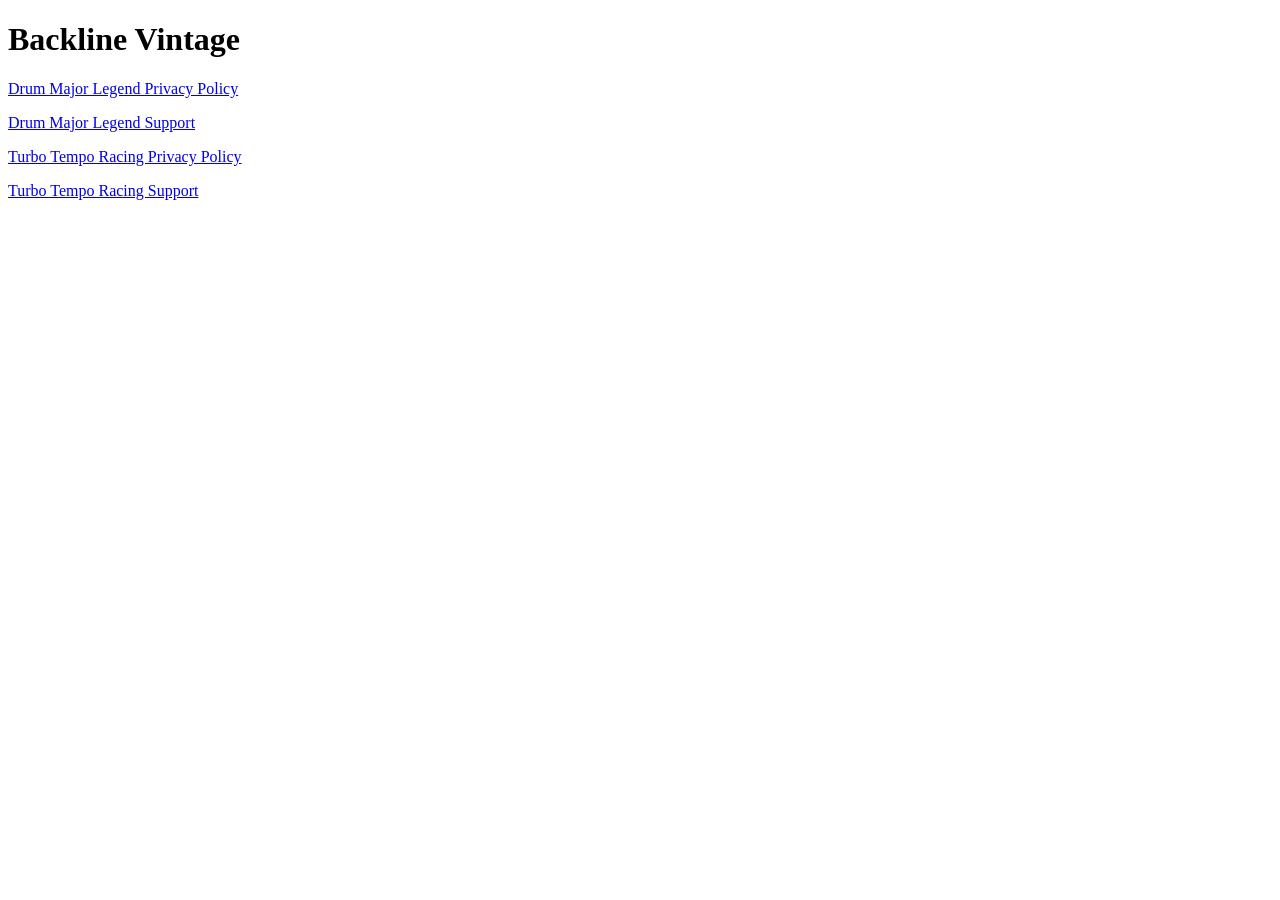
<file: index.html>
<!doctype html><meta charset="utf-8"><title>Backline Vintage</title><h1>Backline Vintage</h1><p><a href="privacy.html">Drum Major Legend Privacy Policy</a></p><p><a href="support.html">Drum Major Legend Support</a></p><p><a href="turbo-tempo/privacy.html">Turbo Tempo Racing Privacy Policy</a></p><p><a href="turbo-tempo/support.html">Turbo Tempo Racing Support</a></p>
</file>
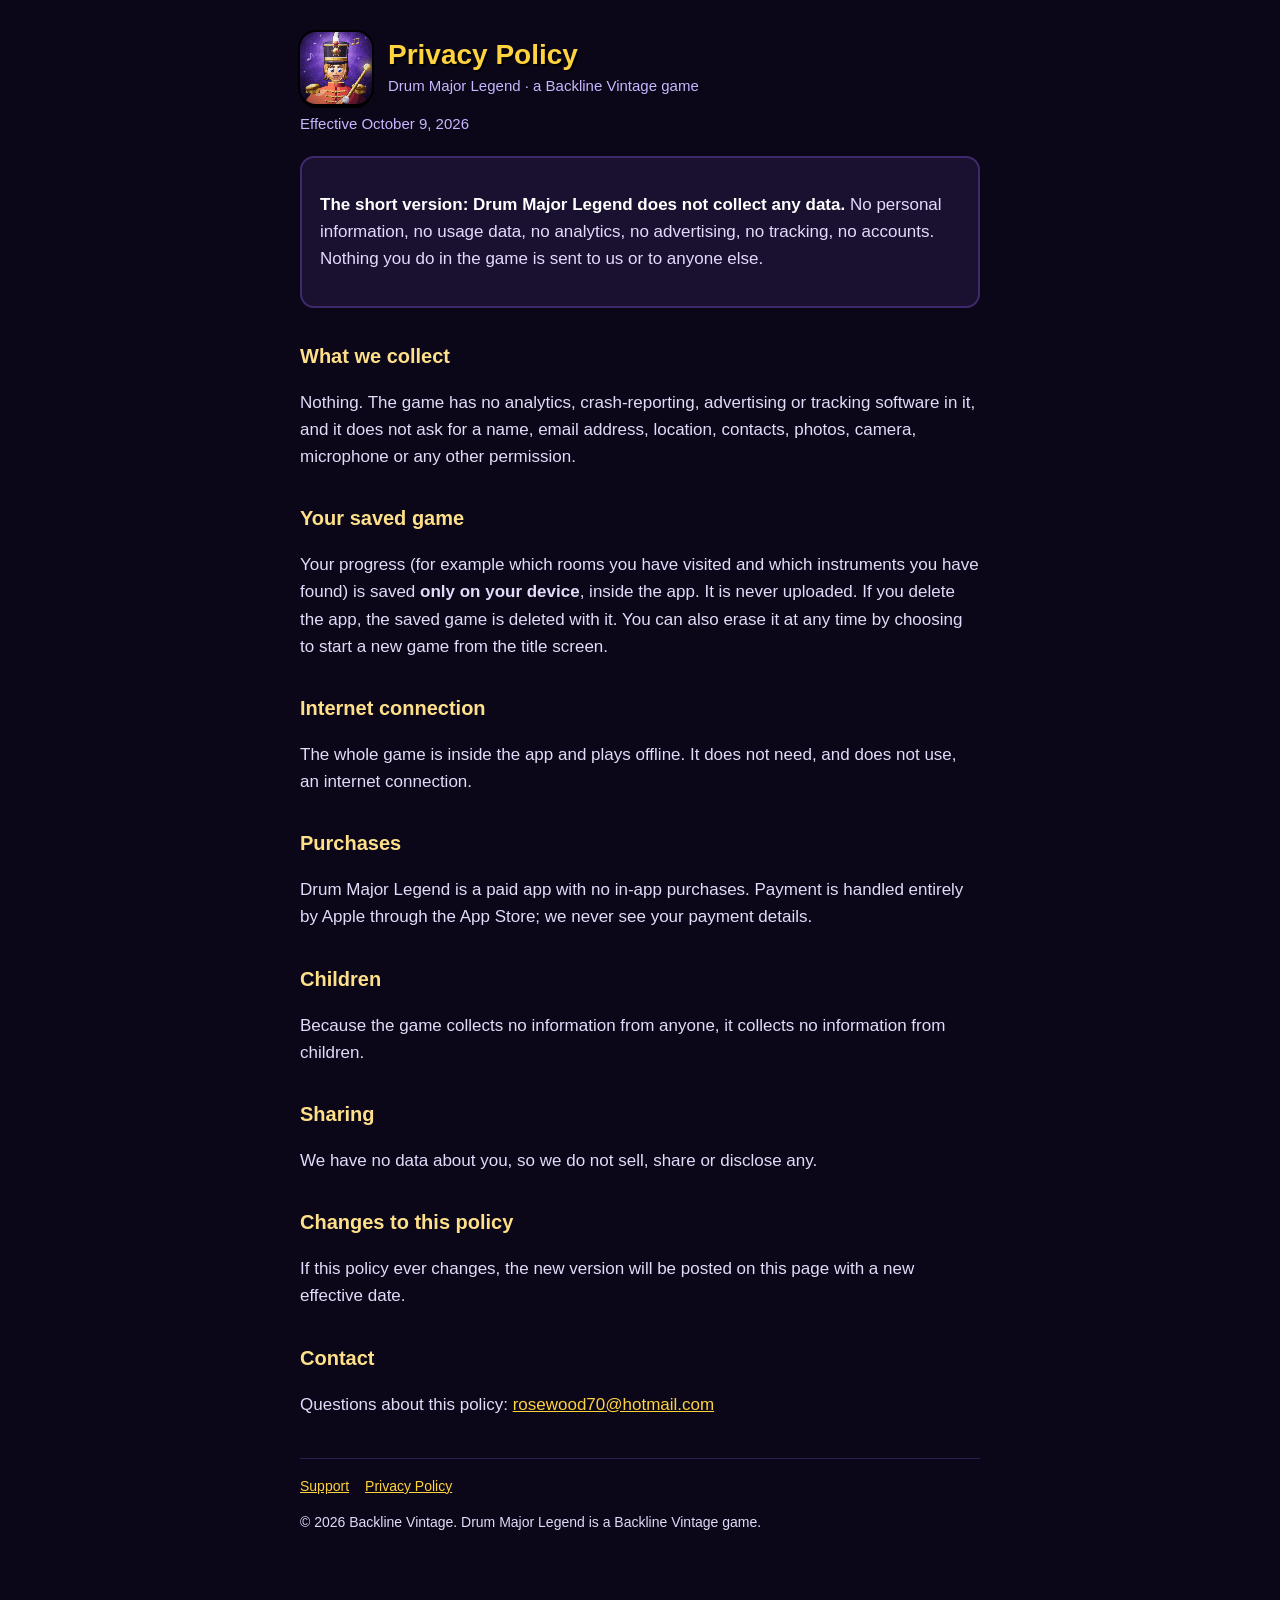
<file: privacy.html>
<!DOCTYPE html>
<html lang="en">
<head>
<meta charset="utf-8">
<meta name="viewport" content="width=device-width,initial-scale=1">
<title>Privacy Policy — Drum Major Legend</title>
<meta name="description" content="Privacy policy for Drum Major Legend, a Backline Vintage game. No data is collected.">
<link rel="stylesheet" href="style.css">
</head>
<body>
<main>
  <header>
    <img src="icon.png" alt="Drum Major Legend app icon">
    <div>
      <h1>Privacy Policy</h1>
      <p class="sub">Drum Major Legend · a Backline Vintage game</p>
    </div>
  </header>
  <p class="sub">Effective October 9, 2026</p>

  <div class="card">
    <p><strong>The short version: Drum Major Legend does not collect any data.</strong> No personal information, no usage data, no analytics, no advertising, no tracking, no accounts. Nothing you do in the game is sent to us or to anyone else.</p>
  </div>

  <h2>What we collect</h2>
  <p>Nothing. The game has no analytics, crash-reporting, advertising or tracking software in it, and it does not ask for a name, email address, location, contacts, photos, camera, microphone or any other permission.</p>

  <h2>Your saved game</h2>
  <p>Your progress (for example which rooms you have visited and which instruments you have found) is saved <strong>only on your device</strong>, inside the app. It is never uploaded. If you delete the app, the saved game is deleted with it. You can also erase it at any time by choosing to start a new game from the title screen.</p>

  <h2>Internet connection</h2>
  <p>The whole game is inside the app and plays offline. It does not need, and does not use, an internet connection.</p>

  <h2>Purchases</h2>
  <p>Drum Major Legend is a paid app with no in-app purchases. Payment is handled entirely by Apple through the App Store; we never see your payment details.</p>

  <h2>Children</h2>
  <p>Because the game collects no information from anyone, it collects no information from children.</p>

  <h2>Sharing</h2>
  <p>We have no data about you, so we do not sell, share or disclose any.</p>

  <h2>Changes to this policy</h2>
  <p>If this policy ever changes, the new version will be posted on this page with a new effective date.</p>

  <h2>Contact</h2>
  <p>Questions about this policy: <a href="mailto:rosewood70@hotmail.com">rosewood70@hotmail.com</a></p>

  <footer>
    <nav><a href="support.html">Support</a><a href="privacy.html">Privacy Policy</a></nav>
    <p>© 2026 Backline Vintage. Drum Major Legend is a Backline Vintage game.</p>
  </footer>
</main>
</body>
</html>
</file>
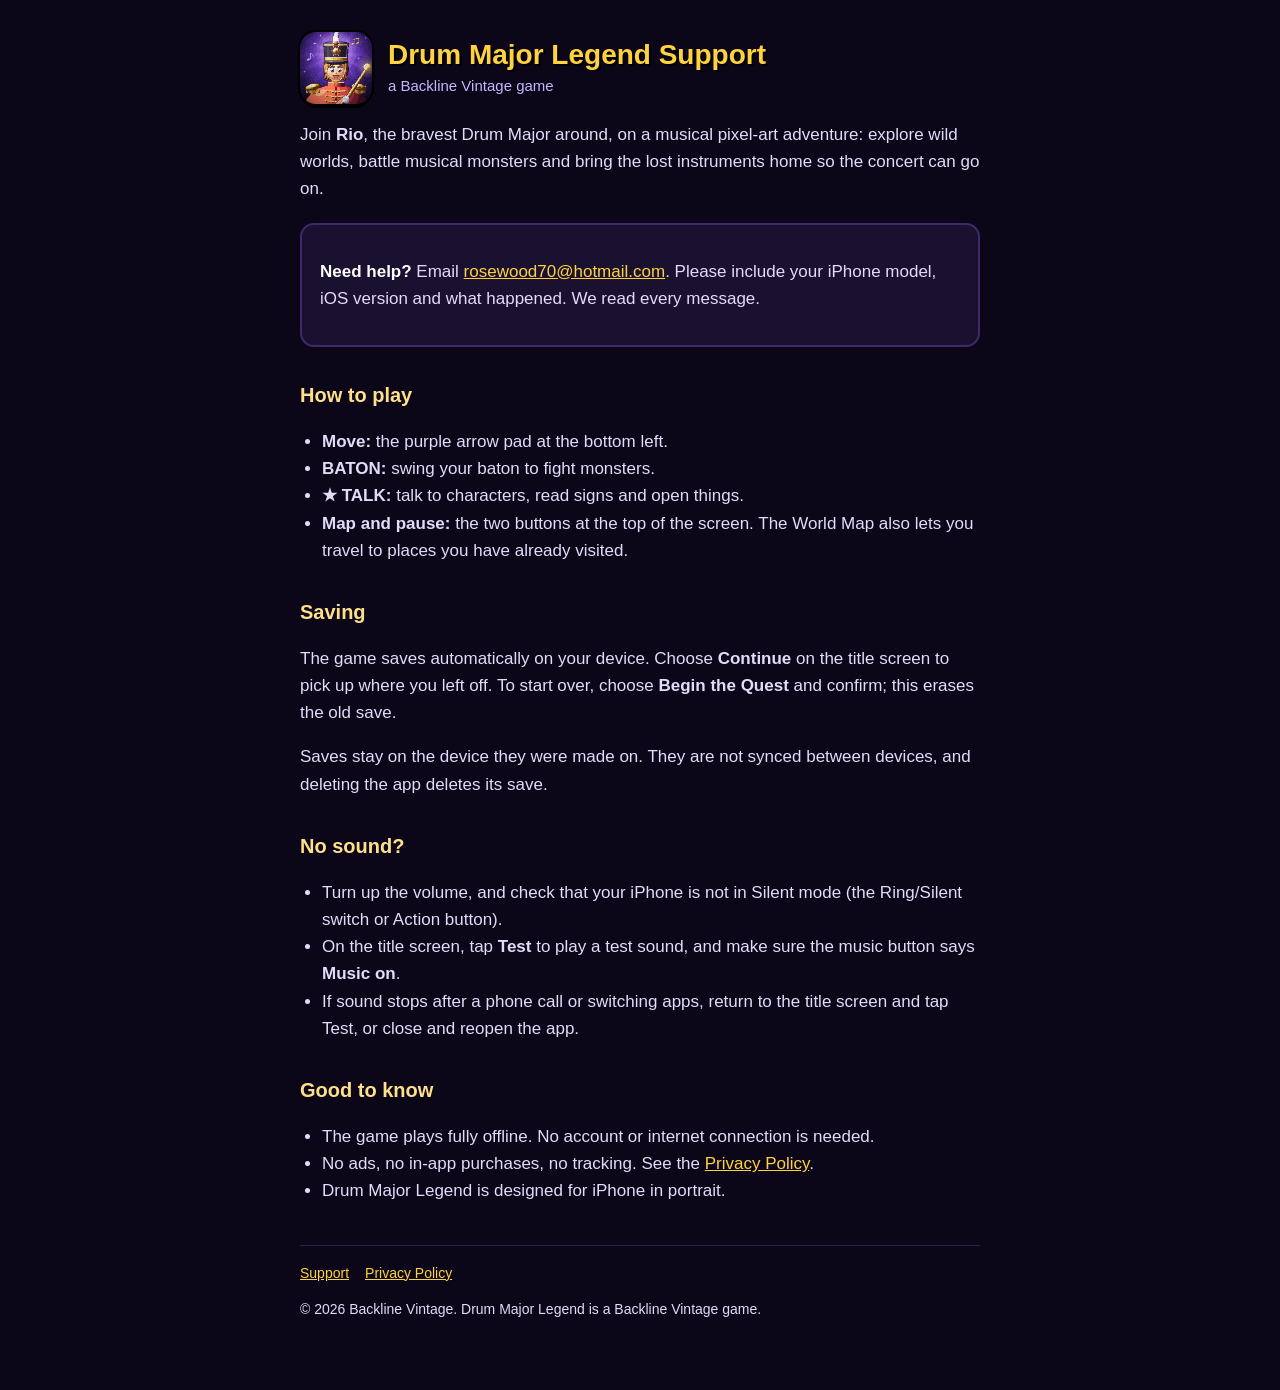
<file: support.html>
<!DOCTYPE html>
<html lang="en">
<head>
<meta charset="utf-8">
<meta name="viewport" content="width=device-width,initial-scale=1">
<title>Support — Drum Major Legend</title>
<meta name="description" content="Help and support for Drum Major Legend, a Backline Vintage game.">
<link rel="stylesheet" href="style.css">
</head>
<body>
<main>
  <header>
    <img src="icon.png" alt="Drum Major Legend app icon">
    <div>
      <h1>Drum Major Legend Support</h1>
      <p class="sub">a Backline Vintage game</p>
    </div>
  </header>

  <p>Join <strong>Rio</strong>, the bravest Drum Major around, on a musical pixel-art adventure: explore wild worlds, battle musical monsters and bring the lost instruments home so the concert can go on.</p>

  <div class="card">
    <p><strong>Need help?</strong> Email <a href="mailto:rosewood70@hotmail.com">rosewood70@hotmail.com</a>. Please include your iPhone model, iOS version and what happened. We read every message.</p>
  </div>

  <h2>How to play</h2>
  <ul>
    <li><strong>Move:</strong> the purple arrow pad at the bottom left.</li>
    <li><strong>BATON:</strong> swing your baton to fight monsters.</li>
    <li><strong>★ TALK:</strong> talk to characters, read signs and open things.</li>
    <li><strong>Map and pause:</strong> the two buttons at the top of the screen. The World Map also lets you travel to places you have already visited.</li>
  </ul>

  <h2>Saving</h2>
  <p>The game saves automatically on your device. Choose <strong>Continue</strong> on the title screen to pick up where you left off. To start over, choose <strong>Begin the Quest</strong> and confirm; this erases the old save.</p>
  <p>Saves stay on the device they were made on. They are not synced between devices, and deleting the app deletes its save.</p>

  <h2>No sound?</h2>
  <ul>
    <li>Turn up the volume, and check that your iPhone is not in Silent mode (the Ring/Silent switch or Action button).</li>
    <li>On the title screen, tap <strong>Test</strong> to play a test sound, and make sure the music button says <strong>Music on</strong>.</li>
    <li>If sound stops after a phone call or switching apps, return to the title screen and tap Test, or close and reopen the app.</li>
  </ul>

  <h2>Good to know</h2>
  <ul>
    <li>The game plays fully offline. No account or internet connection is needed.</li>
    <li>No ads, no in-app purchases, no tracking. See the <a href="privacy.html">Privacy Policy</a>.</li>
    <li>Drum Major Legend is designed for iPhone in portrait.</li>
  </ul>

  <footer>
    <nav><a href="support.html">Support</a><a href="privacy.html">Privacy Policy</a></nav>
    <p>© 2026 Backline Vintage. Drum Major Legend is a Backline Vintage game.</p>
  </footer>
</main>
</body>
</html>
</file>
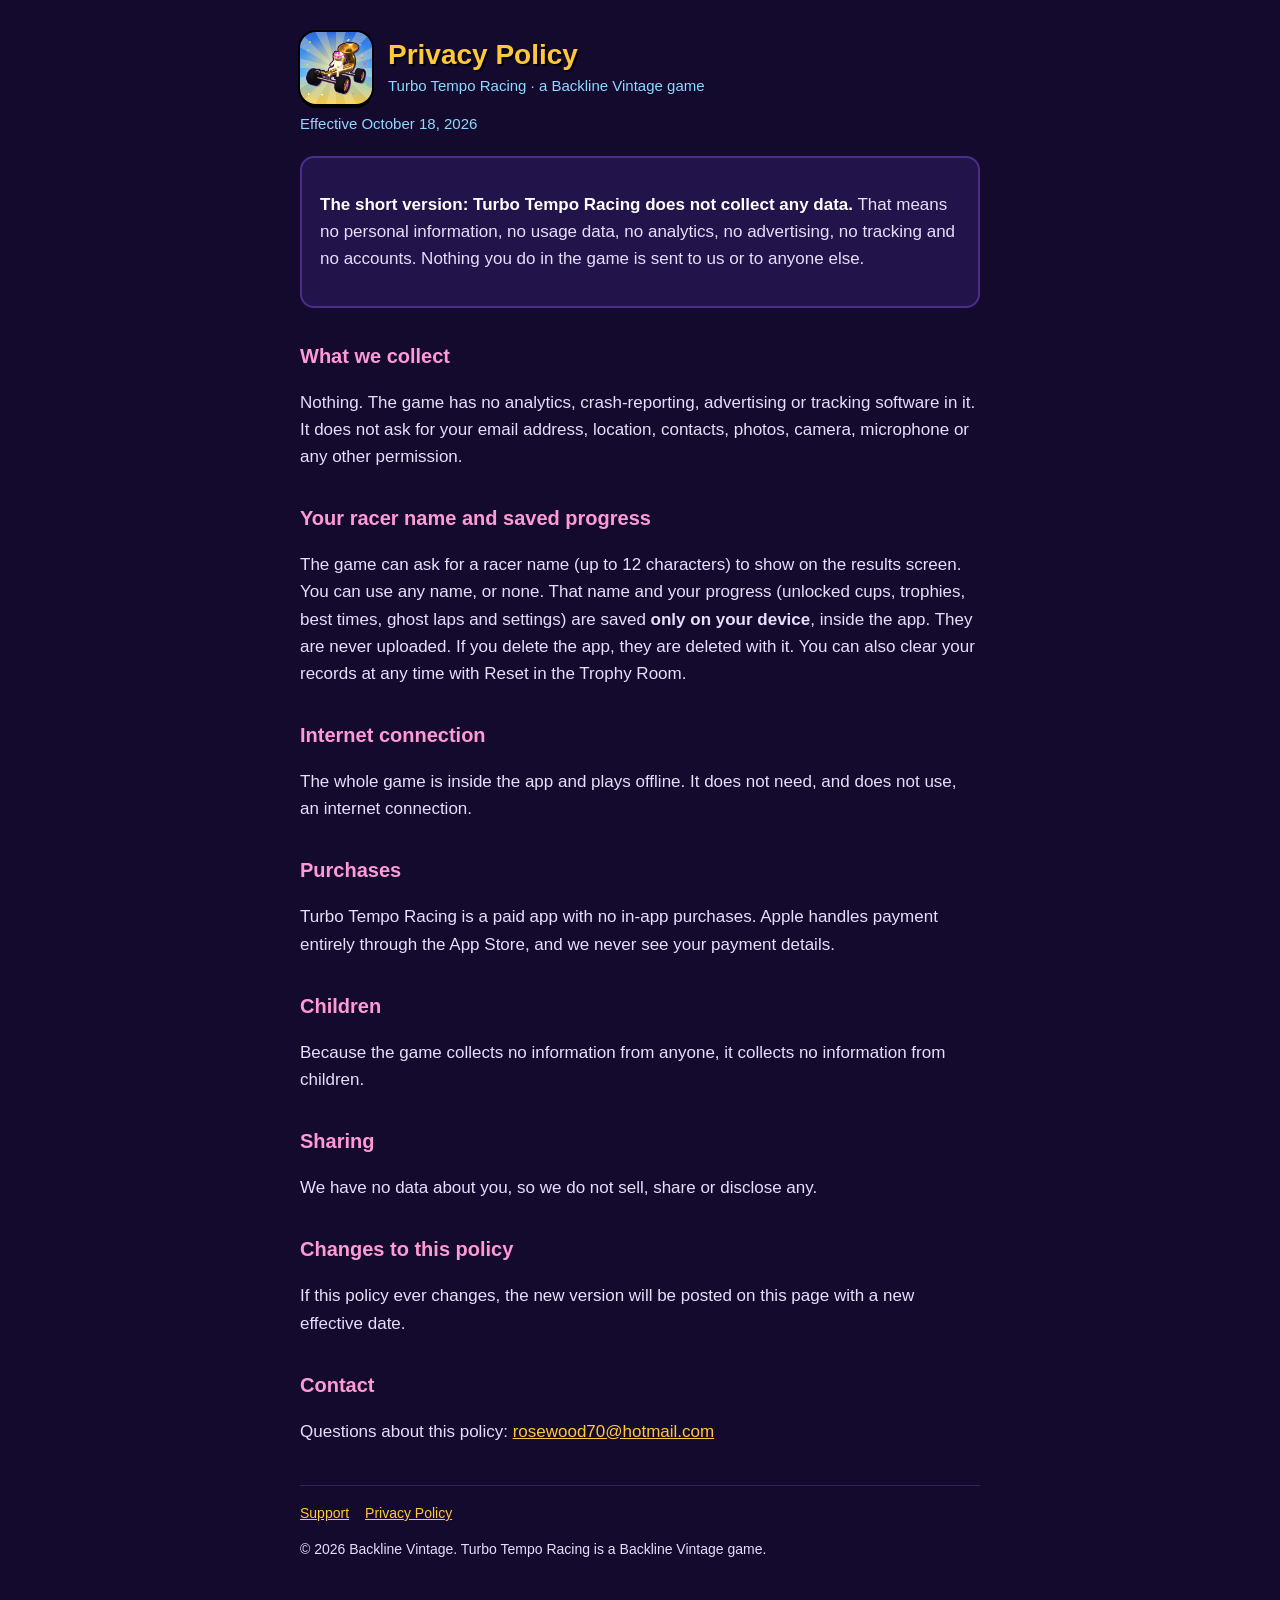
<file: turbo-tempo/privacy.html>
<!DOCTYPE html>
<html lang="en">
<head>
<meta charset="utf-8">
<meta name="viewport" content="width=device-width,initial-scale=1">
<title>Privacy Policy — Turbo Tempo Racing</title>
<meta name="description" content="Privacy policy for Turbo Tempo Racing, a Backline Vintage game. No data is collected.">
<link rel="stylesheet" href="style.css">
</head>
<body>
<main>
  <header>
    <img src="icon.png" alt="Turbo Tempo Racing app icon">
    <div>
      <h1>Privacy Policy</h1>
      <p class="sub">Turbo Tempo Racing · a Backline Vintage game</p>
    </div>
  </header>
  <p class="sub">Effective October 18, 2026</p>

  <div class="card">
    <p><strong>The short version: Turbo Tempo Racing does not collect any data.</strong> That means no personal information, no usage data, no analytics, no advertising, no tracking and no accounts. Nothing you do in the game is sent to us or to anyone else.</p>
  </div>

  <h2>What we collect</h2>
  <p>Nothing. The game has no analytics, crash-reporting, advertising or tracking software in it. It does not ask for your email address, location, contacts, photos, camera, microphone or any other permission.</p>

  <h2>Your racer name and saved progress</h2>
  <p>The game can ask for a racer name (up to 12 characters) to show on the results screen. You can use any name, or none. That name and your progress (unlocked cups, trophies, best times, ghost laps and settings) are saved <strong>only on your device</strong>, inside the app. They are never uploaded. If you delete the app, they are deleted with it. You can also clear your records at any time with Reset in the Trophy Room.</p>

  <h2>Internet connection</h2>
  <p>The whole game is inside the app and plays offline. It does not need, and does not use, an internet connection.</p>

  <h2>Purchases</h2>
  <p>Turbo Tempo Racing is a paid app with no in-app purchases. Apple handles payment entirely through the App Store, and we never see your payment details.</p>

  <h2>Children</h2>
  <p>Because the game collects no information from anyone, it collects no information from children.</p>

  <h2>Sharing</h2>
  <p>We have no data about you, so we do not sell, share or disclose any.</p>

  <h2>Changes to this policy</h2>
  <p>If this policy ever changes, the new version will be posted on this page with a new effective date.</p>

  <h2>Contact</h2>
  <p>Questions about this policy: <a href="mailto:rosewood70@hotmail.com">rosewood70@hotmail.com</a></p>

  <footer>
    <nav><a href="support.html">Support</a><a href="privacy.html">Privacy Policy</a></nav>
    <p>© 2026 Backline Vintage. Turbo Tempo Racing is a Backline Vintage game.</p>
  </footer>
</main>
</body>
</html>
</file>
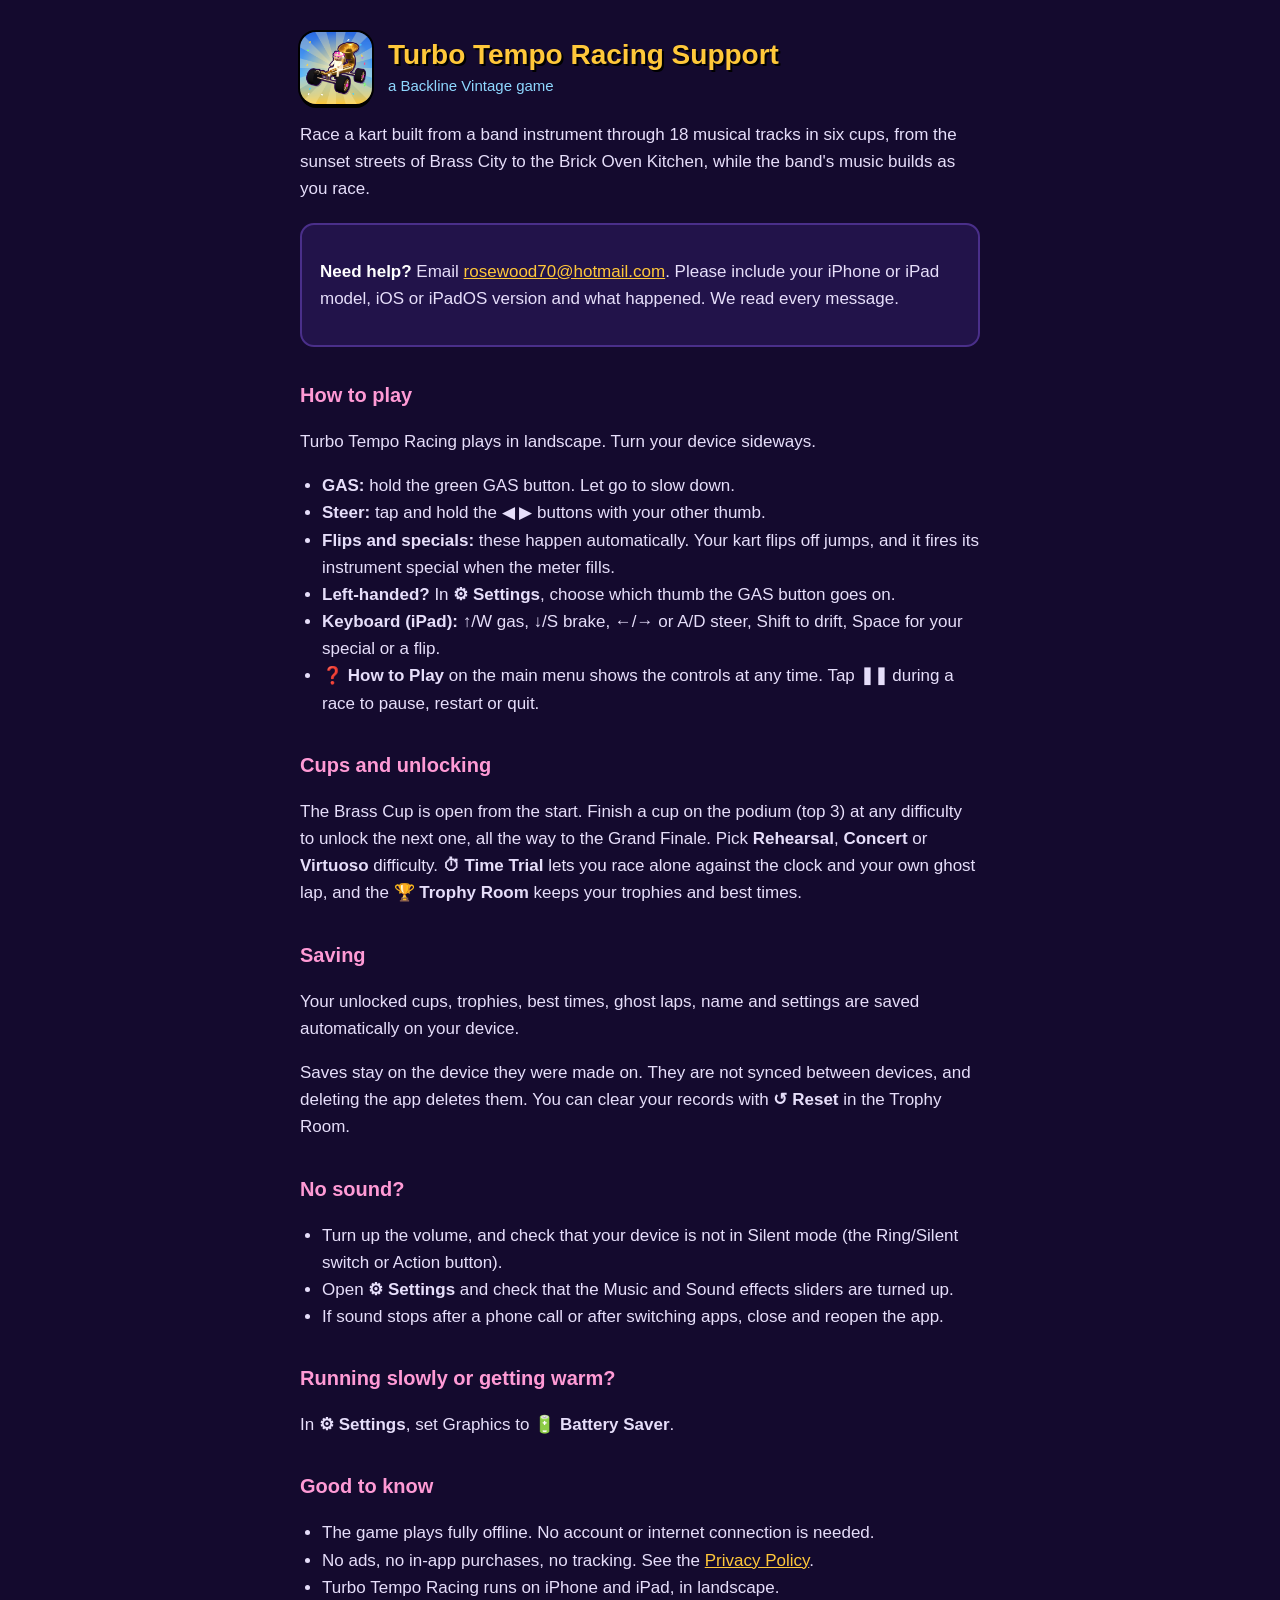
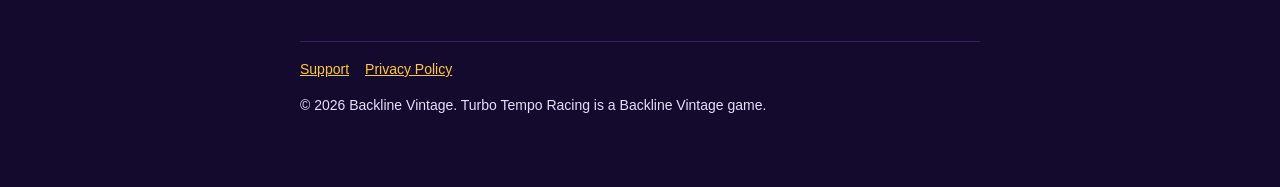
<file: turbo-tempo/support.html>
<!DOCTYPE html>
<html lang="en">
<head>
<meta charset="utf-8">
<meta name="viewport" content="width=device-width,initial-scale=1">
<title>Support — Turbo Tempo Racing</title>
<meta name="description" content="Help and support for Turbo Tempo Racing, a Backline Vintage game.">
<link rel="stylesheet" href="style.css">
</head>
<body>
<main>
  <header>
    <img src="icon.png" alt="Turbo Tempo Racing app icon">
    <div>
      <h1>Turbo Tempo Racing Support</h1>
      <p class="sub">a Backline Vintage game</p>
    </div>
  </header>

  <p>Race a kart built from a band instrument through 18 musical tracks in six cups, from the sunset streets of Brass City to the Brick Oven Kitchen, while the band's music builds as you race.</p>

  <div class="card">
    <p><strong>Need help?</strong> Email <a href="mailto:rosewood70@hotmail.com">rosewood70@hotmail.com</a>. Please include your iPhone or iPad model, iOS or iPadOS version and what happened. We read every message.</p>
  </div>

  <h2>How to play</h2>
  <p>Turbo Tempo Racing plays in landscape. Turn your device sideways.</p>
  <ul>
    <li><strong>GAS:</strong> hold the green GAS button. Let go to slow down.</li>
    <li><strong>Steer:</strong> tap and hold the ◀ ▶ buttons with your other thumb.</li>
    <li><strong>Flips and specials:</strong> these happen automatically. Your kart flips off jumps, and it fires its instrument special when the meter fills.</li>
    <li><strong>Left-handed?</strong> In <strong>⚙ Settings</strong>, choose which thumb the GAS button goes on.</li>
    <li><strong>Keyboard (iPad):</strong> ↑/W gas, ↓/S brake, ←/→ or A/D steer, Shift to drift, Space for your special or a flip.</li>
    <li><strong>❓ How to Play</strong> on the main menu shows the controls at any time. Tap <strong>❚❚</strong> during a race to pause, restart or quit.</li>
  </ul>

  <h2>Cups and unlocking</h2>
  <p>The Brass Cup is open from the start. Finish a cup on the podium (top 3) at any difficulty to unlock the next one, all the way to the Grand Finale. Pick <strong>Rehearsal</strong>, <strong>Concert</strong> or <strong>Virtuoso</strong> difficulty. <strong>⏱ Time Trial</strong> lets you race alone against the clock and your own ghost lap, and the <strong>🏆 Trophy Room</strong> keeps your trophies and best times.</p>

  <h2>Saving</h2>
  <p>Your unlocked cups, trophies, best times, ghost laps, name and settings are saved automatically on your device.</p>
  <p>Saves stay on the device they were made on. They are not synced between devices, and deleting the app deletes them. You can clear your records with <strong>↺ Reset</strong> in the Trophy Room.</p>

  <h2>No sound?</h2>
  <ul>
    <li>Turn up the volume, and check that your device is not in Silent mode (the Ring/Silent switch or Action button).</li>
    <li>Open <strong>⚙ Settings</strong> and check that the Music and Sound effects sliders are turned up.</li>
    <li>If sound stops after a phone call or after switching apps, close and reopen the app.</li>
  </ul>

  <h2>Running slowly or getting warm?</h2>
  <p>In <strong>⚙ Settings</strong>, set Graphics to <strong>🔋 Battery Saver</strong>.</p>

  <h2>Good to know</h2>
  <ul>
    <li>The game plays fully offline. No account or internet connection is needed.</li>
    <li>No ads, no in-app purchases, no tracking. See the <a href="privacy.html">Privacy Policy</a>.</li>
    <li>Turbo Tempo Racing runs on iPhone and iPad, in landscape.</li>
  </ul>

  <footer>
    <nav><a href="support.html">Support</a><a href="privacy.html">Privacy Policy</a></nav>
    <p>© 2026 Backline Vintage. Turbo Tempo Racing is a Backline Vintage game.</p>
  </footer>
</main>
</body>
</html>
</file>
<file: style.css>
/* Drum Major Legend — privacy & support pages. Self-contained: no web fonts, scripts, cookies or third-party requests. */
:root{color-scheme:dark}
*{box-sizing:border-box}
body{margin:0;background:#0b0618;color:#efe6ff;font:17px/1.6 -apple-system,BlinkMacSystemFont,"Segoe UI",Roboto,Helvetica,Arial,sans-serif}
main{max-width:720px;margin:0 auto;padding:32px 20px 56px}
header{display:flex;align-items:center;gap:16px;margin-bottom:8px}
header img{width:72px;height:72px;border-radius:16px;box-shadow:0 0 0 2px #000,0 4px 0 #000}
h1{margin:0;font-size:28px;line-height:1.2;color:#ffd23f;text-shadow:2px 2px 0 #000}
.sub{margin:2px 0 0;color:#c9b6ff;font-size:15px}
h2{margin:32px 0 8px;font-size:20px;color:#ffe08a}
p,li{color:#e4dafa}
ul{padding-left:22px}
a{color:#ffd23f}
.card{background:#1a1030;border:2px solid #3e2a6a;border-radius:14px;padding:16px 18px;margin:20px 0}
.card strong{color:#fff}
.todo{background:#5a1a2a;color:#fff;padding:0 6px;border-radius:6px}
footer{margin-top:40px;padding-top:16px;border-top:1px solid #2c1d50;color:#9a8ac0;font-size:14px}
nav a{margin-right:16px}
</file>
<file: turbo-tempo/style.css>
/* Turbo Tempo Racing — privacy & support pages. Self-contained: no web fonts, scripts, cookies or third-party requests. */
:root{color-scheme:dark}
*{box-sizing:border-box}
body{margin:0;background:#140a2e;color:#efe9ff;font:17px/1.6 -apple-system,BlinkMacSystemFont,"Segoe UI",Roboto,Helvetica,Arial,sans-serif}
main{max-width:720px;margin:0 auto;padding:32px 20px 56px}
header{display:flex;align-items:center;gap:16px;margin-bottom:8px}
header img{width:72px;height:72px;border-radius:16px;box-shadow:0 0 0 2px #000,0 4px 0 #000}
h1{margin:0;font-size:28px;line-height:1.2;color:#ffc83a;text-shadow:2px 2px 0 #000}
.sub{margin:2px 0 0;color:#8fd8ff;font-size:15px}
h2{margin:32px 0 8px;font-size:20px;color:#ff9ad5}
p,li{color:#e6defa}
ul{padding-left:22px}
a{color:#ffc83a}
.card{background:#22134a;border:2px solid #4a2f8a;border-radius:14px;padding:16px 18px;margin:20px 0}
.card strong{color:#fff}
table{border-collapse:collapse;width:100%;font-size:15px}
td,th{text-align:left;padding:6px 8px;border-bottom:1px solid #33215f;vertical-align:top}
th{color:#ffe08a;font-weight:600}
footer{margin-top:40px;padding-top:16px;border-top:1px solid #33215f;color:#a596cc;font-size:14px}
nav a{margin-right:16px}
</file>
